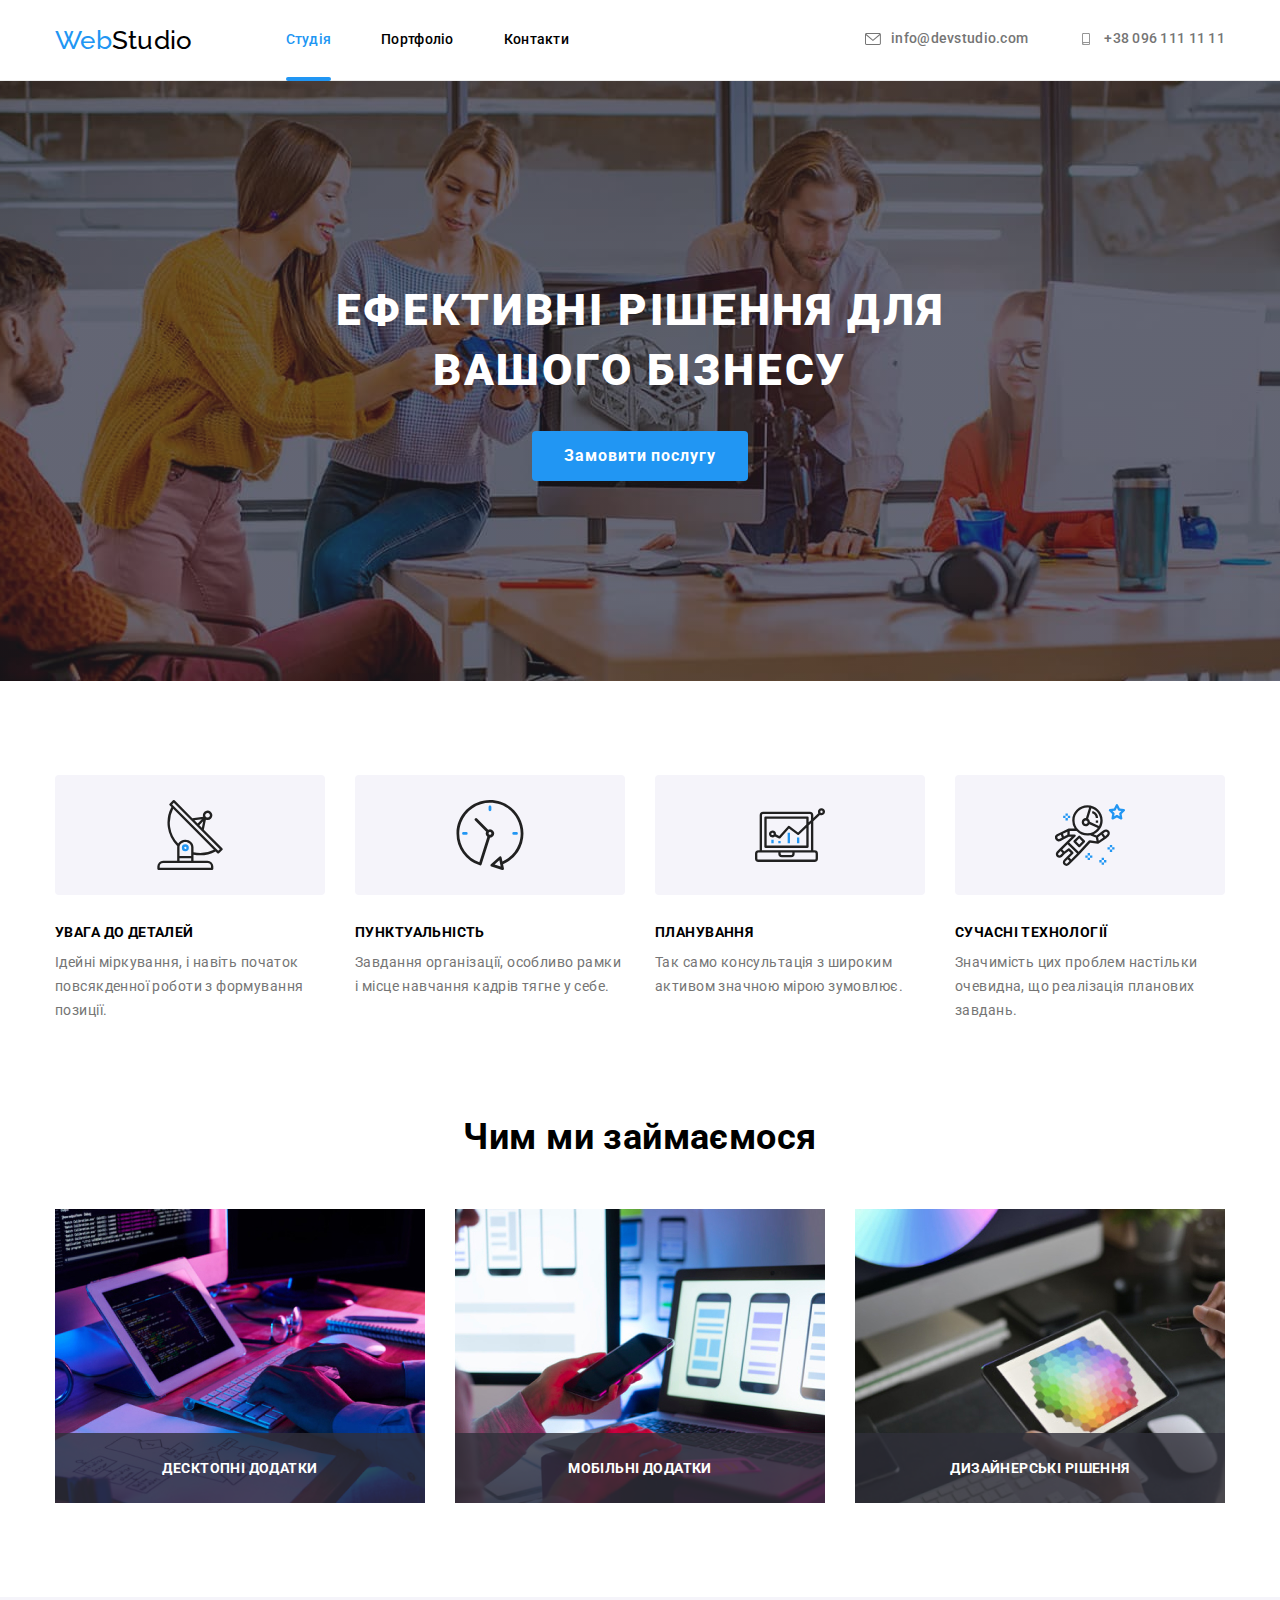
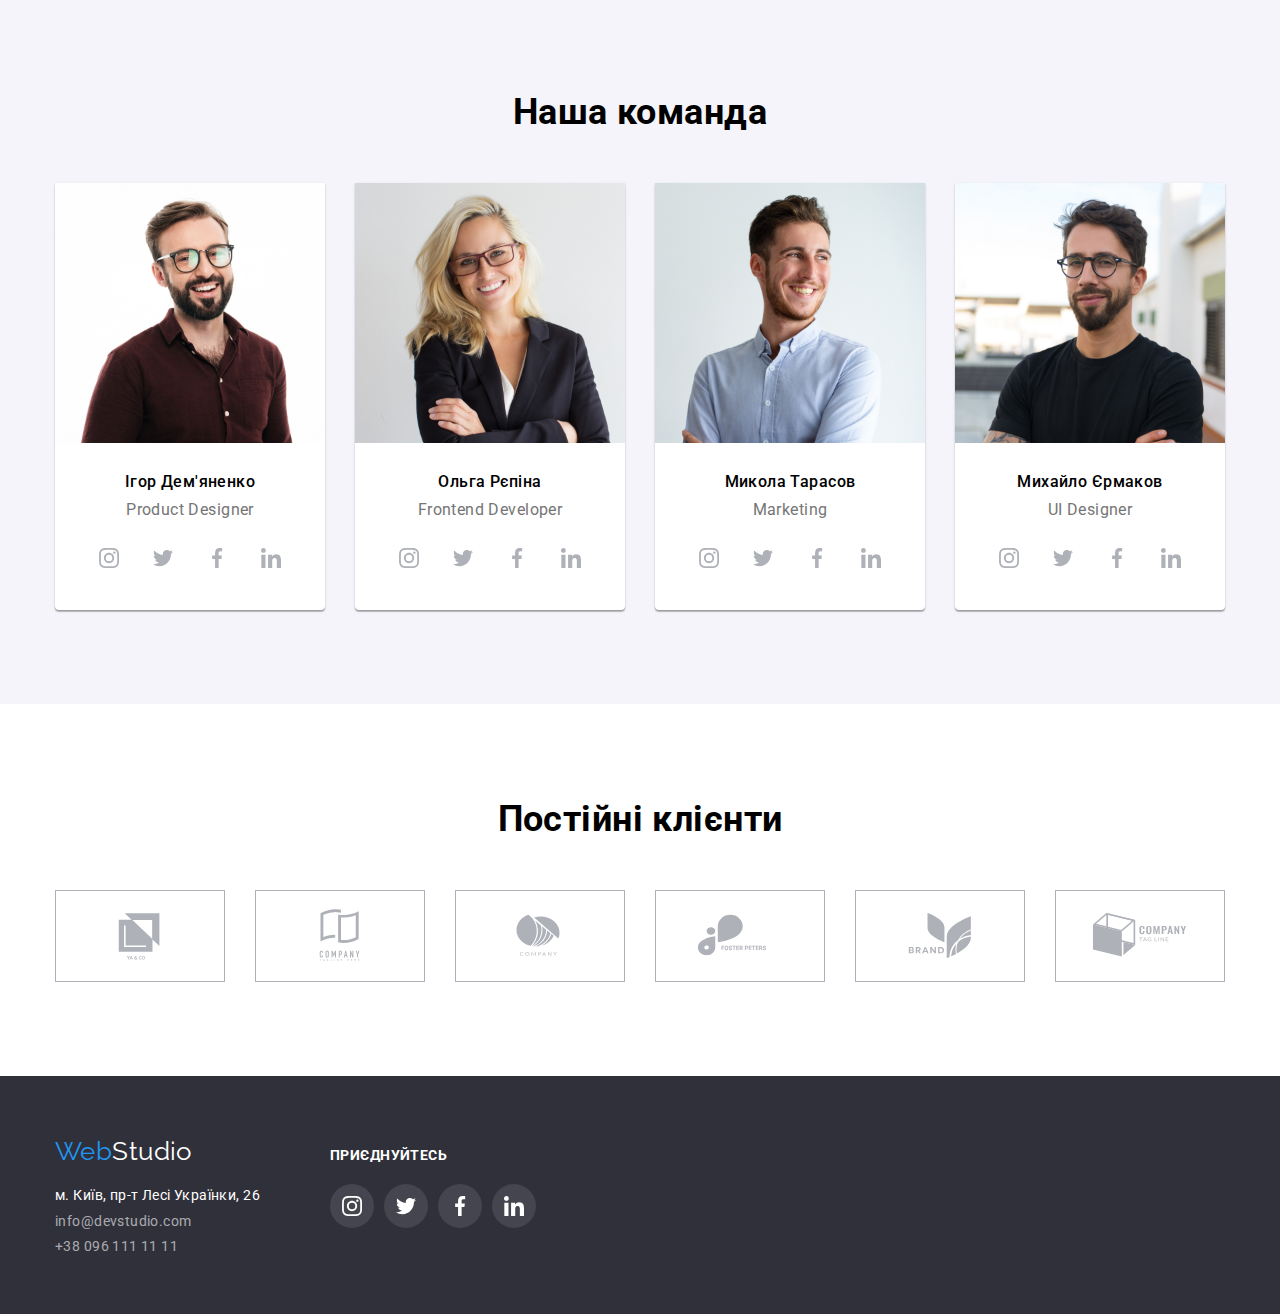
<file: index.html>
<!DOCTYPE html>
<html lang="uk">

<head>
  <meta charset="UTF-8" />
  <meta http-equiv="X-UA-Compatible" content="IE=edge" />
  <meta name="viewport" content="width=device-width, initial-scale=1.0" />
  <title>WebStudio</title>
  <!-- шрифты -->
  <link rel="preconnect" href="https://fonts.googleapis.com" />
  <link rel="preconnect" href="https://fonts.gstatic.com" crossorigin />
  <link href="https://fonts.googleapis.com/css2?family=Raleway:wght@700&display=swap" rel="stylesheet" />
  <link rel="preconnect" href="https://fonts.googleapis.com" />
  <link rel="preconnect" href="https://fonts.gstatic.com" crossorigin />
  <link href="https://fonts.googleapis.com/css2?family=Roboto:wght@400;500;700;900&display=swap" rel="stylesheet" />
  <!-- модерн-нормалайз -->
  <link rel="stylesheet"
    href="https://cdnjs.cloudflare.com/ajax/libs/modern-normalize/1.0.0/modern-normalize.min.css" />
  <link rel="stylesheet" href="./css/modern-normalize.css" />
  <link rel="stylesheet" href="./css/styles.css" />
</head>

<body>
  <!-- header -->
  <header class="header">
    <div class="container">
      <nav class="nav">
        <a class="link logo" href="./index.html"><span class="accent-logo">Web</span>Studio</a>

        <ul class="nav-list list">
          <li class="item">
            <a class="link nav-link current" href="./index.html">Студія</a>
          </li>
          <li class="item">
            <a class="link nav-link" href="./portfolio.html">Портфоліо</a>
          </li>
          <li class="item">
            <a class="link nav-link" href="">Контакти</a>
          </li>
        </ul>
      </nav>

      <ul class="header-auth list">
        <li class="item">
          <a class="link" href="mailto:info@devstudio.com">
            <svg class="header-icon" width="16px" height="12px">
              <use href="./images/icons.svg#envelope"></use>
            </svg>info@devstudio.com</a>
        </li>
        <li class="item">
          <a class="link" href="tel:+380961111111"><svg class="header-icon" width="16px" height="12px">
              <use href="./images/icons.svg#smartphone"></use>
            </svg>+38 096 111 11 11</a>
        </li>
      </ul>
    </div>
  </header>

  <!-- main -->
  <main>
    <section class="section hero">
      <div class="container">
        <h1 class="main-title">Ефективні рішення для вашого бізнесу</h1>
        <button data-modal-open class="btn hero-btn" type="button">Замовити послугу</button>
      </div>
    </section>

    <section class="section features">
      <div class="container">
        <h2 class="visually-hidden">Особливості</h2>

        <ul class="list features-list">
          <li class="item features-item">
            <div class="features-icon-block">
              <svg class="features-icon" width="70px" height="70px">
                <use href="./images/icons.svg#antenna"></use>
              </svg>
            </div>
            <h3 class="features-title">УВАГА ДО ДЕТАЛЕЙ</h3>
            <p class="features-desc">
              Ідейні міркування, і навіть початок повсякденної роботи з формування позиції.
            </p>
          </li>

          <li class="item features-item">
            <div class="features-icon-block">
              <svg class="features-icon" width="70px" height="70px">
                <use href="./images/icons.svg#clock"></use>
              </svg>
            </div>
            <h3 class="features-title">ПУНКТУАЛЬНІСТЬ</h3>
            <p class="features-desc">
              Завдання організації, особливо рамки і місце навчання кадрів тягне у себе.
            </p>
          </li>

          <li class="item features-item">
            <div class="features-icon-block">
              <svg class="features-icon" width="70px" height="70px">
                <use href="./images/icons.svg#diagram"></use>
              </svg>
            </div>
            <h3 class="features-title">ПЛАНУВАННЯ</h3>
            <p class="features-desc">
              Так само консультація з широким активом значною мірою зумовлює.
            </p>
          </li>

          <li class="item features-item">
            <div class="features-icon-block">
              <svg class="features-icon" width="70px" height="70px">
                <use href="./images/icons.svg#astronaut"></use>
              </svg>
            </div>
            <h3 class="features-title">СУЧАСНІ ТЕХНОЛОГІЇ</h3>
            <p class="features-desc">
              Значимість цих проблем настільки очевидна, що реалізація планових завдань.
            </p>
          </li>
        </ul>
      </div>
    </section>

    <section class="section work-section">
      <div class="container">
        <h2 class="section-title">Чим ми займаємося</h2>

        <ul class="list work-list">

          <div class="work-thumb">
            <li class="item work-item">
              <img class="img" src="./images/pic.jpg" alt="друкування" width="370" height="294" />
              <div class="work-overlay">
                <p class="work-desc">Десктопні додатки</p>
              </div>
          </div>
          </li>

          <div class="work-thumb">
            <li class="item work-item">
              <img class="img" src="./images/img-1.jpg" alt="налаштування" width="370" height="294" />
              <div class="work-overlay">
                <p class="work-desc">Мобільні додатки</p>
              </div>
          </div>
          </li>

          <div class="work-thumb">
            <li class="item work-item">
              <img class="img" src="./images/img-2.jpg" alt="вибір кольору" width="370" height="294" />
              <div class="work-overlay">
                <p class="work-desc">Дизайнерські рішення</p>
              </div>
          </div>
          </li>

        </ul>
      </div>
    </section>

    <section class="section team">
      <div class="container">
        <h2 class="section-title">Наша команда</h2>

        <ul class="list team-list">
          <li class="item team-item">
            <img class="img" src="./images/product.jpg" alt="Product Designer" width="270" height="260" />
            <div class="team-item-content">
              <h3 class="team-name">Ігор Дем'яненко</h3>
              <p class="team-position">Product Designer</p>
              <ul class="list social-list">
                <li class="item social-list-item">
                  <a class="link" href="https://instagram.com/" target="_blank" rel="noopener noreferrer">
                    <svg class="social-icon" width="20px" height="20px">
                      <use href="./images/icons.svg#instagram"></use>
                    </svg>
                  </a>
                </li>
                <li class="item social-list-item">
                  <a class="link" href="https://twitter.com/" target="_blank" rel="noopener noreferrer">
                    <svg class="social-icon" width="20px" height="20px">
                      <use href="./images/icons.svg#twitter"></use>
                    </svg>
                  </a>
                </li>
                <li class="item social-list-item">
                  <a class="link" href="https://www.facebook.com/" target="_blank" rel="noopener noreferrer">
                    <svg class="social-icon" width="20px" height="20px">
                      <use href="./images/icons.svg#facebook"></use>
                    </svg>
                  </a>
                </li>
                <li class="item social-list-item">
                  <a class="link" href="https://www.linkedin.com/" target="_blank" rel="noopener noreferrer">
                    <svg class="social-icon" width="20px" height="20px">
                      <use href="./images/icons.svg#linkedin"></use>
                    </svg>
                  </a>
                </li>
              </ul>
            </div>
          </li>
          <li class="item team-item">
            <img class="img" src="./images/frontend.jpg" alt="Frontend Developer" width="270" height="260" />
            <div class="team-item-content">
              <h3 class="team-name">Ольга Рєпіна</h3>
              <p class="team-position">Frontend Developer</p>
              <ul class="list social-list">
                <li class="item social-list-item">
                  <a class="link" href="https://instagram.com/" target="_blank" rel="noopener noreferrer">
                    <svg class="social-icon" width="20px" height="20px">
                      <use href="./images/icons.svg#instagram"></use>
                    </svg>
                  </a>
                </li>
                <li class="item social-list-item">
                  <a class="link" href="https://twitter.com/" target="_blank" rel="noopener noreferrer">
                    <svg class="social-icon" width="20px" height="20px">
                      <use href="./images/icons.svg#twitter"></use>
                    </svg>
                  </a>
                </li>
                <li class="item social-list-item">
                  <a class="link" href="https://www.facebook.com/" target="_blank" rel="noopener noreferrer">
                    <svg class="social-icon" width="20px" height="20px">
                      <use href="./images/icons.svg#facebook"></use>
                    </svg>
                  </a>
                </li>
                <li class="item social-list-item">
                  <a class="link" href="https://www.linkedin.com/" target="_blank" rel="noopener noreferrer">
                    <svg class="social-icon" width="20px" height="20px">
                      <use href="./images/icons.svg#linkedin"></use>
                    </svg>
                  </a>
                </li>
              </ul>
            </div>
          </li>
          <li class="item team-item">
            <img class="img" src="./images/marketing.jpg" alt="Marketing" width="270" height="260" />
            <div class="team-item-content">
              <h3 class="team-name">Микола Тарасов</h3>
              <p class="team-position">Marketing</p>
              <ul class="list social-list">
                <li class="item social-list-item">
                  <a class="link" href="https://instagram.com/" target="_blank" rel="noopener noreferrer">
                    <svg class="social-icon" width="20px" height="20px">
                      <use href="./images/icons.svg#instagram"></use>
                    </svg>
                  </a>
                </li>
                <li class="item social-list-item">
                  <a class="link" href="https://twitter.com/" target="_blank" rel="noopener noreferrer">
                    <svg class="social-icon" width="20px" height="20px">
                      <use href="./images/icons.svg#twitter"></use>
                    </svg>
                  </a>
                </li>
                <li class="item social-list-item">
                  <a class="link" href="https://www.facebook.com/" target="_blank" rel="noopener noreferrer">
                    <svg class="social-icon" width="20px" height="20px">
                      <use href="./images/icons.svg#facebook"></use>
                    </svg>
                  </a>
                </li>
                <li class="item social-list-item">
                  <a class="link" href="https://www.linkedin.com/" target="_blank" rel="noopener noreferrer">
                    <svg class="social-icon" width="20px" height="20px">
                      <use href="./images/icons.svg#linkedin"></use>
                    </svg>
                  </a>
                </li>
              </ul>
            </div>
          </li>
          <li class="item team-item">
            <img class="img" src="./images/ui.jpg" alt="UI Designer" width="270" height="260" />
            <div class="team-item-content">
              <h3 class="team-name">Михайло Єрмаков</h3>
              <p class="team-position">UI Designer</p>
              <ul class="list social-list">
                <li class="item social-list-item">
                  <a class="link" href="https://instagram.com/" target="_blank" rel="noopener noreferrer">
                    <svg class="social-icon" width="20px" height="20px">
                      <use href="./images/icons.svg#instagram"></use>
                    </svg>
                  </a>
                </li>
                <li class="item social-list-item">
                  <a class="link" href="https://twitter.com/" target="_blank" rel="noopener noreferrer">
                    <svg class="social-icon" width="20px" height="20px">
                      <use href="./images/icons.svg#twitter"></use>
                    </svg>
                  </a>
                </li>
                <li class="item social-list-item">
                  <a class="link" href="https://www.facebook.com/" target="_blank" rel="noopener noreferrer">
                    <svg class="social-icon" width="20px" height="20px">
                      <use href="./images/icons.svg#facebook"></use>
                    </svg>
                  </a>
                </li>
                <li class="item social-list-item">
                  <a class="link" href="https://www.linkedin.com/" target="_blank" rel="noopener noreferrer">
                    <svg class="social-icon" width="20px" height="20px">
                      <use href="./images/icons.svg#linkedin"></use>
                    </svg>
                  </a>
                </li>
              </ul>
            </div>
          </li>
        </ul>
      </div>
    </section>

    <section class="section clients">
      <div class="container">
        <h2 class="section-title">Постійні клієнти</h2>
        <ul class="list clients-list">
          <li class="item clients-item">
            <a class="link" href="" target="_blank" rel="noopener noreferrer">
              <svg class="clients-icon" width="106px" height="60px">
                <use href="./images/icons.svg#logo-0"></use>
              </svg>
            </a>
          </li>
          <li class="item clients-item">
            <a class="link" href="" target="_blank" rel="noopener noreferrer">
              <svg class="clients-icon" width="106px" height="60px">
                <use href="./images/icons.svg#logo-1"></use>
              </svg>
            </a>
          </li>
          <li class="item clients-item">
            <a class="link" href="" target="_blank" rel="noopener noreferrer">
              <svg class="clients-icon" width="106px" height="60px">
                <use href="./images/icons.svg#logo-2"></use>
              </svg>
            </a>
          </li>
          <li class="item clients-item">
            <a class="link" href="" target="_blank" rel="noopener noreferrer">
              <svg class="clients-icon" width="106px" height="60px">
                <use href="./images/icons.svg#logo-3"></use>
              </svg>
            </a>
          </li>
          <li class="item clients-item">
            <a class="link" href="" target="_blank" rel="noopener noreferrer">
              <svg class="clients-icon" width="106px" height="60px">
                <use href="./images/icons.svg#logo-4"></use>
              </svg>
            </a>
          </li>
          <li class="item clients-item">
            <a class="link" href="" target="_blank" rel="noopener noreferrer">
              <svg class="clients-icon" width="106px" height="60px">
                <use href="./images/icons.svg#logo-5"></use>
              </svg>
            </a>
          </li>
        </ul>
      </div>
    </section>
  </main>

  <footer class="footer">
    <div class="container">
      <div class="fotter-box-adress">
        <a class="link logo" href="./index.html"><span class="accent-logo">Web</span><span
            class="footer-logo">Studio</span></a>
        <address id="contacts" class="address-footer">
          <ul class="list">
            <li class="item">
              <a class="link adds-map" href="https://goo.gl/maps/svSHHn33uEaXmbo6A" target="_blank"
                rel="noreferrer nofollow">м. Київ, пр-т Лесі Українки, 26</a>
            </li>
            <li class="item">
              <a class="link adds-mail" href="mailto:info@devstudio.com">info@devstudio.com</a>
            </li>
            <li class="item">
              <a class="link adds-tel" href="tel:+380961111111">+38 096 111 11 11</a>
            </li>
          </ul>
        </address>
      </div>

      <div class="fotter-box-links">
        <p class="join">Приєднуйтесь</p>
        <ul class="list">
          <li class="item">
            <a class="link" href="https://instagram.com/" target="_blank" rel="noopener noreferrer">
              <svg class="icon" width="20px" height="20px">
                <use href="./images/icons.svg#instagram"></use>
              </svg>
            </a>
          </li>
          <li class="item">
            <a class="link" href="https://twitter.com/" target="_blank" rel="noopener noreferrer">
              <svg class="icon" width="20px" height="20px">
                <use href="./images/icons.svg#twitter"></use>
              </svg>
            </a>
          </li>
          <li class="item">
            <a class="link" href="https://www.facebook.com/" target="_blank" rel="noopener noreferrer">
              <svg class="icon" width="20px" height="20px">
                <use href="./images/icons.svg#facebook"></use>
              </svg>
            </a>
          </li>
          <li class="item">
            <a class="link" href="https://www.linkedin.com/" target="_blank" rel="noopener noreferrer">
              <svg class="icon" width="20px" height="20px">
                <use href="./images/icons.svg#linkedin"></use>
              </svg>
            </a>
          </li>
        </ul>
      </div>
    </div>
  </footer>

  <div class="backdrop is-hidden" data-modal>
    <div class="modal-box">
      <button type="button" class="btn-modal-close" data-modal-close>
        <svg class="modal-icon-close" width="18px" height="18px">
          <use href="./images/icons.svg#close"></use>
        </svg>
      </button>
    </div>
  </div>

  <script src="./js/modal.js"></script>
</body>

</html>
</file>
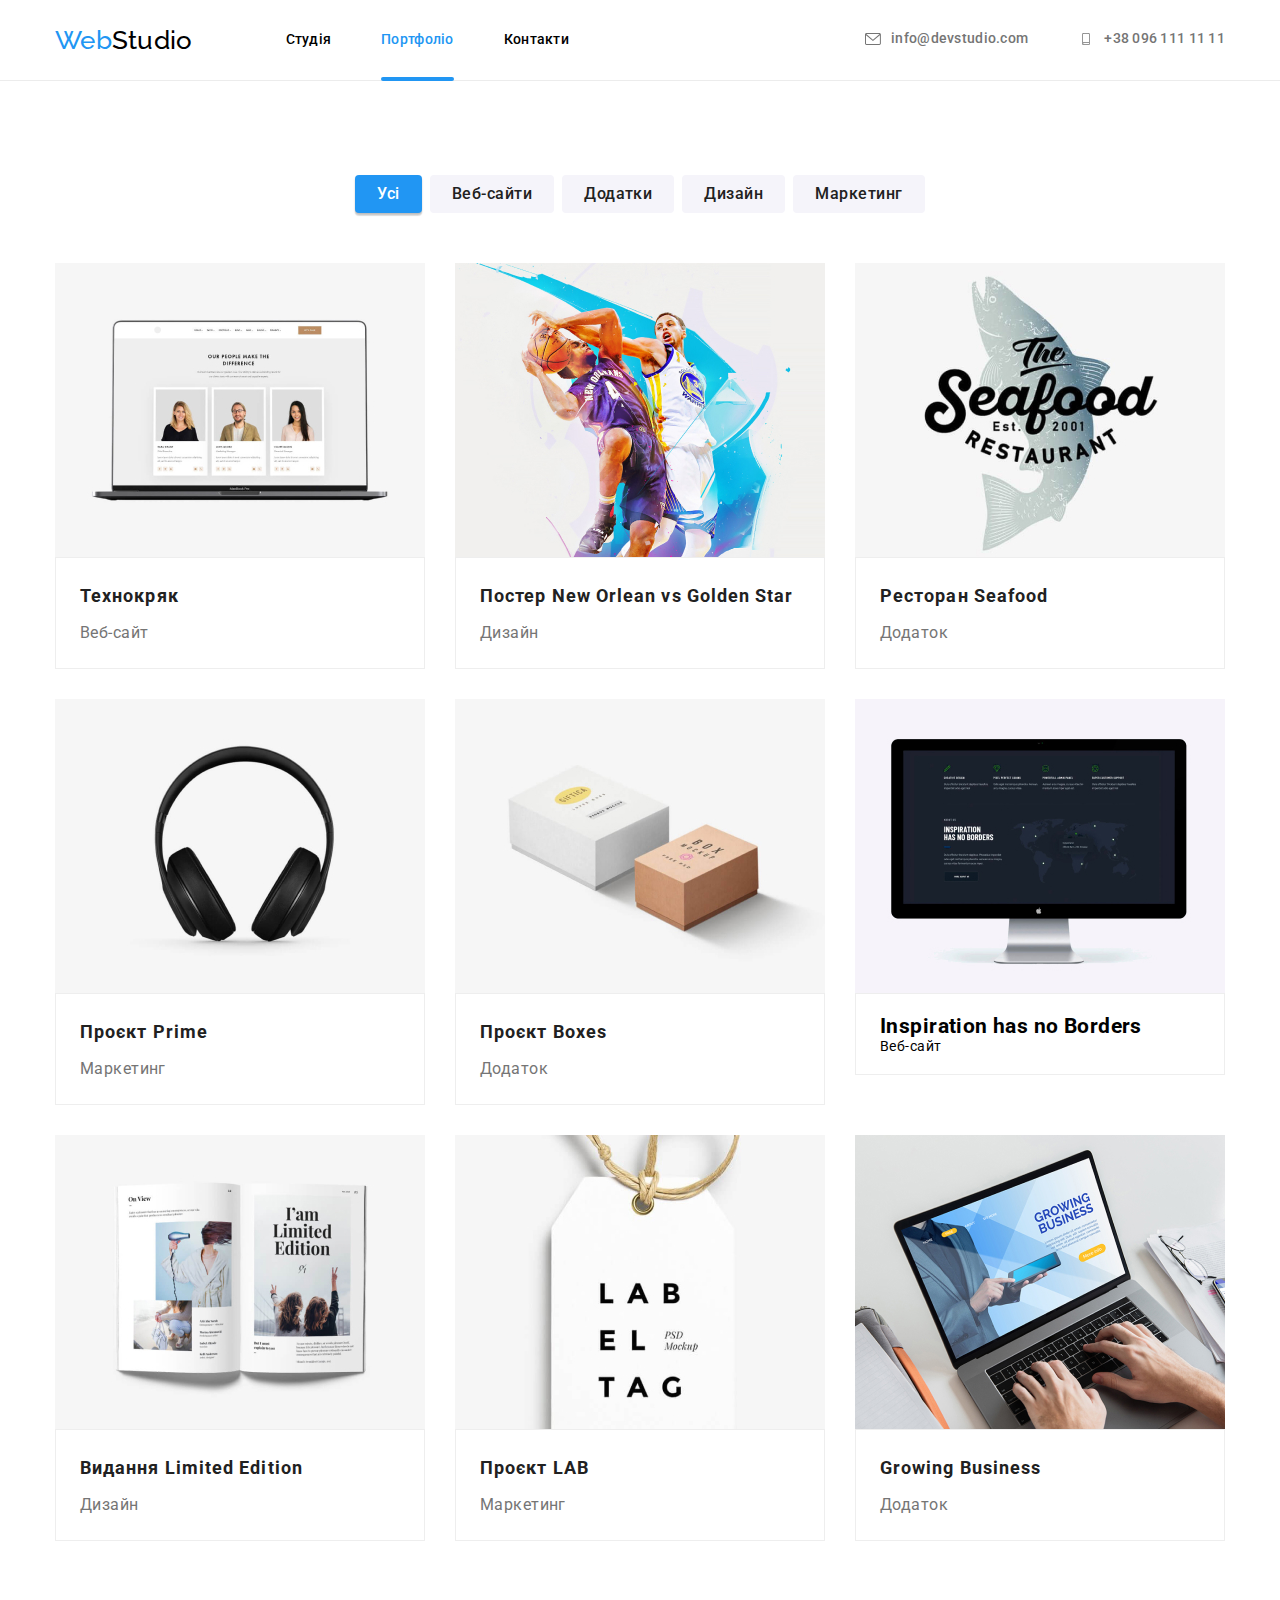
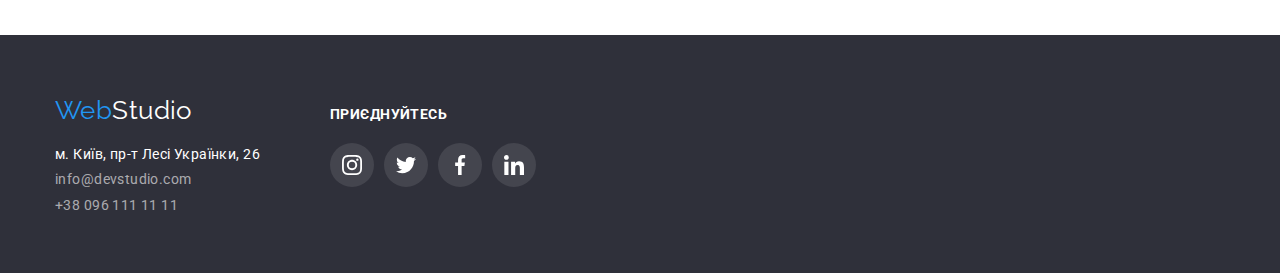
<file: portfolio.html>
<!DOCTYPE html>
<html lang="uk">

<head>
  <meta charset="UTF-8" />
  <meta http-equiv="X-UA-Compatible" content="IE=edge" />
  <meta name="viewport" content="width=device-width, initial-scale=1.0" />
  <link rel="preconnect" href="https://fonts.googleapis.com" />
  <link rel="preconnect" href="https://fonts.gstatic.com" crossorigin />
  <link href="https://fonts.googleapis.com/css2?family=Raleway:wght@700&display=swap" rel="stylesheet" />
  <link rel="preconnect" href="https://fonts.googleapis.com" />
  <link rel="preconnect" href="https://fonts.gstatic.com" crossorigin />
  <link href="https://fonts.googleapis.com/css2?family=Roboto:wght@400;500;700;900&display=swap" rel="stylesheet" />
  <link rel="stylesheet"
    href="https://cdnjs.cloudflare.com/ajax/libs/modern-normalize/1.0.0/modern-normalize.min.css" />
  <link rel="stylesheet" href="./css/modern-normalize.css" />
  <title>WebStudio</title>
  <link rel="stylesheet" href="./css/styles.css" />
  <!-- header -->
  <header class="header">
    <div class="container">
      <nav class="nav">
        <a class="link logo" href="./index.html"><span class="accent-logo">Web</span>Studio</a>

        <ul class="nav-list list">
          <li class="item">
            <a class="link nav-link" href="./index.html">Студія</a>
          </li>
          <li class="item">
            <a class="link nav-link current" href="./portfolio.html">Портфоліо</a>
          </li>
          <li class="item">
            <a class="link nav-link" href="">Контакти</a>
          </li>
        </ul>
      </nav>

      <ul class="header-auth list">
        <li class="item">
          <a class="link" href="mailto:info@devstudio.com">
            <svg class="header-icon" width="16px" height="12px">
              <use href="./images/icons.svg#envelope"></use>
            </svg>info@devstudio.com</a>
        </li>
        <li class="item">
          <a class="link" href="tel:+380961111111"><svg class="header-icon" width="16px" height="12px">
              <use href="./images/icons.svg#smartphone"></use>
            </svg>+38 096 111 11 11</a>
        </li>
      </ul>
    </div>
  </header>

  <main>
    <!-- filters -->
    <section class="filters section">
      <h1 class="visually-hidden">Портфоліо</h1>
      <div class="container">
        <ul class="portfolio-filter list">
          <li class="item">
            <button class="btn filters-btn active" type="button">Усі</button>
          </li>
          <li class="item">
            <button class="btn filters-btn" type="button">Веб-сайти</button>
          </li>
          <li class="item">
            <button class="btn filters-btn" type="button">Додатки</button>
          </li>
          <li class="item">
            <button class="btn filters-btn" type="button">Дизайн</button>
          </li>
          <li class="item">
            <button class="btn filters-btn" type="button">Маркетинг</button>
          </li>
        </ul>

        <!--  projects -->

        <ul class="project list">
          <li class="item project-item">
            <a href="" class="link">
              <div class="project-thumb-overlay">
                <img class="img" src="./images/projects/img.jpg" alt="сторінка вебсайту" width="370" height="294" />
                <p class="project-overlay-desc">Ресурс пропонує комплексні пропозиції з різним рівнем функціоналу та
                  сервісів. Все це дозволить відвідувачу отримати
                  вичерпні відомості про компанію чи приватну особу.</p>
              </div>
              <div class="project-content">
                <h2 class="project-name">Технокряк</h2>
                <p class="project-type">Веб-сайт</p>
              </div>
            </a>
          </li>

          <li class="item project-item">
            <a href="" class="link">
              <div class="project-thumb-overlay">
                <img class="img" src="./images/projects/img-1.jpg" alt="постер на якоу зображені 2 баскетболіста"
                  width="370" height="294" />
                <p class="project-overlay-desc">Ресурс пропонує комплексні пропозиції з різним рівнем функціоналу та
                  сервісів. Все це дозволить відвідувачу отримати
                  вичерпні відомості про компанію чи приватну особу.</p>
              </div>
              <div class="project-content">
                <h2 class="project-name">Постер New Orlean vs Golden Star</h2>
                <p class="project-type">Дизайн</p>
              </div>
            </a>
          </li>

          <li class="item project-item">
            <a href="" class="link">
              <div class="project-thumb-overlay">
                <img class="img" src="./images/projects/img-2.jpg" alt="логотип ресторану н якому зображена риба"
                  width="370" height="294" />
                <p class="project-overlay-desc">Ресурс пропонує комплексні пропозиції з різним рівнем функціоналу та
                  сервісів. Все це дозволить відвідувачу отримати
                  вичерпні відомості про компанію чи приватну особу.</p>
              </div>
              <div class="project-content">
                <h2 class="project-name">Ресторан Seafood</h2>
                <p class="project-type">Додаток</p>
              </div>
            </a>
          </li>

          <li class="item project-item">
            <a href="" class="link">
              <div class="project-thumb-overlay">
                <img class="img" src="./images/projects/img-3.jpg" alt="навушники" width="370" height="294" />
                <p class="project-overlay-desc">Ресурс пропонує комплексні пропозиції з різним рівнем функціоналу та
                  сервісів. Все це дозволить відвідувачу отримати
                  вичерпні відомості про компанію чи приватну особу.</p>
              </div>
              <div class="project-content">
                <h2 class="project-name">Проєкт Prime</h2>
                <p class="project-type">Маркетинг</p>
              </div>
            </a>
          </li>

          <li class="item project-item">
            <a href="" class="link">
              <div class="project-thumb-overlay">
                <img class="img" src="./images/projects/img-4.jpg" alt="дві коробки" width="370" height="294" />
                <p class="project-overlay-desc">Ресурс пропонує комплексні пропозиції з різним рівнем функціоналу та
                  сервісів. Все це дозволить відвідувачу отримати
                  вичерпні відомості про компанію чи приватну особу.</p>
              </div>
              <div class="project-content">
                <h2 class="project-name">Проєкт Boxes</h2>
                <p class="project-type">Додаток</p>
              </div>
            </a>
          </li>

          <li class="project-item">
            <a href="" class="link">
              <div class="project-thumb-overlay">
                <img class="img" src="./images/projects/img-5.jpg" alt="сторінка веб-сайту" width="370" height="294" />
                <p class="project-overlay-desc">Ресурс пропонує комплексні пропозиції з різним рівнем функціоналу та
                  сервісів. Все це дозволить відвідувачу отримати
                  вичерпні відомості про компанію чи приватну особу.</p>
              </div>
              <div class="project-content">
                <h2 class="projects-name">Inspiration has no Borders</h2>
                <p class="projects-type">Веб-сайт</p>
              </div>
            </a>
          </li>

          <li class="item project-item">
            <a href="" class="link">
              <div class="project-thumb-overlay">
                <img class="img" src="./images/projects/img-6.jpg" alt="книга з дизайнами" width="370" height="294" />
                <p class="project-overlay-desc">Ресурс пропонує комплексні пропозиції з різним рівнем функціоналу та
                  сервісів. Все це дозволить відвідувачу отримати
                  вичерпні відомості про компанію чи приватну особу.</p>
              </div>
              <div class="project-content">
                <h2 class="project-name">Видання Limited Edition</h2>
                <p class="project-type">Дизайн</p>
              </div>
            </a>
          </li>

          <li class="item project-item">
            <a href="" class="link">
              <div class="project-thumb-overlay">
                <img class="img" src="./images/projects/img-7.jpg" alt="лейбл" width="370" height="294" />
                <p class="project-overlay-desc">Ресурс пропонує комплексні пропозиції з різним рівнем функціоналу та
                  сервісів. Все це дозволить відвідувачу отримати
                  вичерпні відомості про компанію чи приватну особу.</p>
              </div>
              <div class="project-content">
                <h2 class="project-name">Проєкт LAB</h2>
                <p class="project-type">Маркетинг</p>
              </div>
            </a>
          </li>

          <li class="item project-item">
            <a href="" class="link">
              <div class="project-thumb-overlay">
                <img class="img" src="./images/projects/img-8.jpg" alt="ноубук" width="370" height="294" />
                <p class="project-overlay-desc">Ресурс пропонує комплексні пропозиції з різним рівнем функціоналу та
                  сервісів. Все це дозволить відвідувачу отримати
                  вичерпні відомості про компанію чи приватну особу.</p>
              </div>
              <div class="project-content">
                <h2 class="project-name">Growing Business</h2>
                <p class="project-type">Додаток</p>
              </div>
            </a>
          </li>
        </ul>
      </div>
    </section>
  </main>

  <footer class="footer">
    <div class="container">
      <div class="fotter-box-adress">
        <a class="link logo" href="./index.html"><span class="accent-logo">Web</span><span
            class="footer-logo">Studio</span></a>
        <address id="contacts" class="address-footer">
          <ul class="list">
            <li class="item">
              <a class="link adds-map" href="https://goo.gl/maps/svSHHn33uEaXmbo6A" target="_blank"
                rel="noreferrer nofollow">м. Київ, пр-т Лесі Українки, 26</a>
            </li>
            <li class="item">
              <a class="link adds-mail" href="mailto:info@devstudio.com">info@devstudio.com</a>
            </li>
            <li class="item">
              <a class="link adds-tel" href="tel:+380961111111">+38 096 111 11 11</a>
            </li>
          </ul>
        </address>
      </div>

      <div class="fotter-box-links">
        <p class="join">Приєднуйтесь</p>
        <ul class="list">
          <li class="item">
            <a class="link" href="https://instagram.com/" target="_blank" rel="noopener noreferrer">
              <svg class="icon" width="20px" height="20px">
                <use href="./images/icons.svg#instagram"></use>
              </svg>
            </a>
          </li>
          <li class="item">
            <a class="link" href="https://twitter.com/" target="_blank" rel="noopener noreferrer">
              <svg class="icon" width="20px" height="20px">
                <use href="./images/icons.svg#twitter"></use>
              </svg>
            </a>
          </li>
          <li class="item">
            <a class="link" href="https://www.facebook.com/" target="_blank" rel="noopener noreferrer">
              <svg class="icon" width="20px" height="20px">
                <use href="./images/icons.svg#facebook"></use>
              </svg>
            </a>
          </li>
          <li class="item">
            <a class="link" href="https://www.linkedin.com/" target="_blank" rel="noopener noreferrer">
              <svg class="icon" width="20px" height="20px">
                <use href="./images/icons.svg#linkedin"></use>
              </svg>
            </a>
          </li>
        </ul>
      </div>
    </div>
  </footer>
  </body>

</html>
</file>
<file: css/styles.css>
:root {
    --icons-color: #AFB1B8;
    --white-color: #FFFFFF;
    --secondary-text-color: #757575;
    --brand-color: #2F303A;
    --accent-color: #2196F3;
    --primary-text-color: #212121;
    --white-color-90: #FFFFFF99;

    /*bg colors*/
    --hero-btn-hover-color: #188CE8;
    --dark-bg-color: #2F303A;
    --section-bg-color: #F5F4FA;
    --page-header-border-color: #ECECEC;
}

body {
    font-family: 'Roboto', 'Raleway', sans-serif;
    color: var(--text-color);
    font-size: 14px;
    letter-spacing: 0.03em;
}

h1, h2, h3, h4, h5, h6, p, ul {
    margin: 0;
    padding: 0;
}

.visually-hidden {
    position: absolute;
    width: 1px;
    height: 1px;
    margin: -1px;
    border: 0;
    padding: 0;
    white-space: nowrap;
    clip-path: inset(100%);
    clip: rect(0 0 0 0);
    overflow: hidden;
}

.section {
    padding-top: 94px;
    padding-bottom: 94px;
}

.container {
    width: 1200px;
    padding-left: 15px;
    padding-right: 15px;
    margin-left: auto;
    margin-right: auto;
}

img {
    display: block;
}

.list {
    list-style-type: none;
}

.link {
    text-decoration: none;
    color: inherit;
    display: block;
}

.section-title {
    font-weight: 700;
    font-size: 36px;
    line-height: 1.17;
    text-align: center;
    margin-bottom: 50px;
}

/* header */
.header {
    border-bottom: 1px solid var(--page-header-border-color);
}

.header .container {
    display: flex;
}

/* logo */
.logo {
   font-family: 'Raleway';
   font-size: 26px;
   line-height: 1.19;
}

.header .logo {
    margin-right: 93px;
}

.accent-logo {
    color: var(--accent-color);
}

/* nav */
.nav {
    display: flex;
    align-items: center;

    font-weight: 500;
    line-height: 1.14;
    letter-spacing: 0.02em;
    text-align: left;
}

.nav-list {
    display: flex;
    letter-spacing: 0.02em;
    gap: 50px;
}

.nav-link {
    padding-top: 32px;
    padding-bottom: 32px;
    transition: color 250ms cubic-bezier(0.4, 0, 0.2, 1);
}

.nav-link.current {
    position: relative;
    color: var(--accent-color);
}

.nav-link.current::after {
    content: "";
    position: absolute;
    left: 0;
    bottom: -1px;
    width: 100%;
    height: 4px;
    border-radius: 2px;
    background-color: var(--accent-color);
}


.nav-link:hover,
.nav-link:focus {
    color: var(--accent-color);
}

/* contacts*/
.header-auth {
    display: flex;
    margin-left: auto;
    align-items: center;
    gap: 50px;
    font-weight: 500;
    line-height: 1.14;
    letter-spacing: 0.02em;
}

.header-auth .link {
    display: inline-flex;
    align-items: center;
    color: var(--secondary-text-color);
    transition: color 250ms cubic-bezier(0.4, 0, 0.2, 1);

}

.header-icon {
    margin-right: 10px;
    fill: currentColor;
}

.header-auth .link:hover,
.header-auth .link:focus {
    color: var(--accent-color);
}

.header-icon:hover,
.header-icon:focus {
    fill: currentColor;
}

/* main */
/*hero*/
.hero {
    padding-top: 200px;
    padding-bottom: 200px;
    background-color: var(--dark-bg-color);
    text-align: center;

    background-image: linear-gradient(rgba(47, 48, 58, 0.4), rgba(47, 48, 58, 0.4)), url('../images/main-bg.jpg');
    background-repeat: no-repeat;
    background-position: center;
    background-size: cover;
    margin-left: auto;
    margin-right: auto;
    max-width: 1600px;
}


.main-title {
    width: 696px;
    font-size: 44px;
    line-height: 1.36;
    font-weight: 900;
    text-align: center;
    letter-spacing: 0.06em;
    text-transform: uppercase;
    color: var(--white-color);
    margin-left: auto;
    margin-right: auto;
    margin-bottom: 30px;
}

.btn {
    text-align: center;
    border-radius: 4px;
    border: 0;
    min-height: 32px;
}

.hero-btn {
    justify-content: center;
    font-size: 16px;
    line-height: 1.88;
    font-weight: 700;
    letter-spacing: 0.06em;
    color: var(--white-color);
    background-color: var(--accent-color);
    cursor: pointer;
    padding: 10px 32px;
    min-height: 50px;
    transition: background-color 250ms cubic-bezier(0.4, 0, 0.2, 1);
}

.hero-btn:hover,
.hero-btn:focus {
    cursor: pointer;
    background-color: var(--hero-btn-hover-color);
}

/* FEATURES */
.features {
    padding-bottom: 0;
}

.features-list {
    display: flex;
    gap: 30px;
}

.features-item {
    width: 270px;
}

.features-icon-block {
    display: inline-flex;
    align-items: center;
    justify-content: center;
    width: 270px;
    border-radius: 4px;
    margin-bottom: 30px;
    background-color: var(--section-bg-color);
}

.features-icon {
    margin-top: 25px;
    margin-bottom: 25px;
}

.features-title {
    line-height: 1.14;
    text-transform: uppercase;
    margin-bottom: 10px;
    font-size: 14px;
}

.features-desc {
    color: var(--secondary-text-color);
    line-height: 1.71;
}

/* WHAT WE ARE DOING */
.work-list {
    display: flex;
    gap: 30px;
}

.work-thumb {
    position: relative;
}

.work-overlay {
    position: absolute;
    bottom: 0;
    left: 0;
    background-color: rgba(47, 48, 58, 0.8);
    width: 100%;
    height: 70px;
    padding: 27px 0;
}

.work-desc {
    text-align: center;
    font-weight: 700;
    text-transform: uppercase;
    color: var(--white-color);
}

/* TEAM */
.section.team {
    background-color: var(--section-bg-color);
}

.team-list {
    display: flex;
    gap: 30px;
}

.team-item {
    background-color: var(--white-color);
    box-shadow: 0px 1px 3px rgba(0, 0, 0, 0.12), 0px 1px 1px rgba(0, 0, 0, 0.14), 0px 2px 1px rgba(0, 0, 0, 0.2);
    border-radius: 0px 0px 4px 4px;
}

.team-item-content {
    padding-top: 30px;
    padding-bottom: 30px;
}

.team-name {
    font-size: 16px;
    line-height: 1.17;
    font-weight: 500;
    margin-bottom: 10px;
    text-align: center;
}

.team-position {
    color: var(--secondary-text-color);
    font-size: 16px;
    line-height: 1.17;
    text-align: center;
    margin-bottom: 16px;
}

.social-list {
    display: flex;
    gap: 10px;
    justify-content: center;
}

.social-list-item .link {
    display: inline-flex;
    width: 44px;
    height: 44px;
    justify-content: center;
    align-items: center;
    border-radius: 50%;
    transition: background-color 250ms cubic-bezier(0.4, 0, 0.2, 1);
}

.social-icon {
    fill: var(--icons-color);
    transition: fill 250ms cubic-bezier(0.4, 0, 0.2, 1);
}

.social-list-item .link:hover,
.social-list-item .link:focus {
    background-color: var(--accent-color);
}

.social-list-item .link:hover .social-icon,
.social-list-item .link:focus .social-icon {
    fill: var(--white-color);
}

/* clients */
.clients-list {
    display: flex;
    gap: 30px;
}

.clients-item .link {
    display: flex;
    align-items: center;
    justify-content: center;
    border: 1px solid var(--icons-color);
    width: 170px;
    height: 92px;
    fill: var(--icons-color);
    transition: border-color 250ms cubic-bezier(0.4, 0, 0.2, 1), fill 250ms cubic-bezier(0.4, 0, 0.2, 1);
}

.clients-item .link:hover,
.clients-item .link:focus {
    fill: var(--accent-color);
    border: 1px solid var(--accent-color);
}

/* footer */
.footer {
    background-color: var(--dark-bg-color);
    padding: 60px 0;
}

.footer .logo {
    display: inline-block;
    margin-bottom: 20px;
}

.footer-logo {
    color: var(--white-color);
}

.fotter-box-adress {
    margin-right: 70px;
}

.address-footer .item:not(:last-child) {
    margin-bottom: 9px;
}

.adds-mail,
.adds-tel,
.adds-map {
    font-style: normal;
    line-height: 1.17;
    color: var(--white-color);
    transition: color 250ms cubic-bezier(0.4, 0, 0.2, 1);
}

.adds-mail,
.adds-tel {
    font-style: normal;
    line-height: 1.17;
    color: var(--white-color-90);
}

.adds-mail:hover,
.adds-mail:focus,
.adds-tel:hover,
.adds-tel:focus {
    color: var(--accent-color);
}

.footer .container {
    display: flex;
    align-items: baseline;
}

.join {
    font-weight: 700;
    line-height: 1.14;
    letter-spacing: 0.03em;
    text-transform: uppercase;
    color: var(--white-color);
    margin-bottom: 20px;
}

.fotter-box-links>.list {
    display: flex;
}

.fotter-box-links .item:not(:last-child) {
    margin-right: 10px;
}

.fotter-box-links .link {
    display: flex;
    align-items: center;
    justify-content: center;
    width: 44px;
    height: 44px;
    border-radius: 50%;
    background-color: rgba(255, 255, 255, 0.1);
    transition: background-color 250ms cubic-bezier(0.4, 0, 0.2, 1);
}

.fotter-box-links .icon {
    fill: var(--white-color);
}

.fotter-box-links .link:hover,
.fotter-box-links .link:focus {
    background-color: var(--accent-color);
}

/* MODAL-WINDOW */
.backdrop {
    position: fixed;
    width: 100%;
    height: 100%;
    top: 0;
    left: 0;
    background-color: rgba(0, 0, 0, 0.2);
    opacity: 1;
    transition: opacity 250ms cubic-bezier(0.4, 0, 0.2, 1), visibility 250ms cubic-bezier(0.4, 0, 0.2, 1);
}

.backdrop.is-hidden {
    opacity: 0;
    pointer-events: none;
    visibility: hidden;
}

.backdrop.is-hidden .modal-box {
    transform: translate(-50%, -50%) scale(1.5);
}

.modal-box {
    position: relative;
    left: 50%;
    top: 50%;
    display: inline-block;
    width: 528px;
    height: 582px;
    background-color: var(--white-color);
    box-shadow: 0px 1px 3px rgba(0, 0, 0, 0.12), 0px 1px 1px rgba(0, 0, 0, 0.14), 0px 2px 1px rgba(0, 0, 0, 0.2);
    border-radius: 4px;
    transform: translate(-50%, -50%) scale(1);
    transition: transform 250ms cubic-bezier(0.4, 0, 0.2, 1)
}

.btn-modal-close {
    position: absolute;
    top: 8px;
    right: 8px;
    cursor: pointer;
    width: 30px;
    height: 30px;
    border-radius: 50%;
    background-color: var(--white-color);
    border: 1px solid rgba(0, 0, 0, 0.1);
    display: flex;
    align-items: center;
    justify-content: center;
}

.btn-modal-close:hover,
.btn-modal-close:focus {
    fill: var(--accent-color);
}

/* portfolio-filters */
.portfolio-filter {
    display: flex;
    justify-content: center;
    margin-bottom: 50px;
    gap: 8px;
}

.filters-btn {
    color: var(--primary-text-color);
    background-color: var(--section-bg-color);
    cursor: pointer;
    font-size: 16px;
    line-height: 1.62;
    font-weight: 500;
    font-family: inherit;
    text-align: center;
    letter-spacing: 0.03em;
    padding: 6px 22px;
    transition: background-color 250ms cubic-bezier(0.4, 0, 0.2, 1), color 250ms cubic-bezier(0.4, 0, 0.2, 1), box-shadow 250ms cubic-bezier(0.4, 0, 0.2, 1);
}

.btn.filters-btn.active {
    background-color: var(--accent-color);
    color: var(--white-color);
    box-shadow: 0px 3px 1px rgba(0, 0, 0, 0.1), 0px 1px 2px rgba(0, 0, 0, 0.08), 0px 2px 2px rgba(0, 0, 0, 0.12);
}

.filters-btn:hover,
.filters-btn:focus {
    cursor: pointer;
    color: var(--white-color);
    background-color: var(--accent-color);
    box-shadow: 0px 3px 1px rgba(0, 0, 0, 0.1), 0px 1px 2px rgba(0, 0, 0, 0.08), 0px 2px 2px rgba(0, 0, 0, 0.12);
}

/* PROJECTS */
.project {
    display: flex;
    flex-wrap: wrap;
    gap: 30px;
}

.project-item .link {
    transition: box-shadow 250ms cubic-bezier(0.4, 0, 0.2, 1);
}

.project-item .link:hover,
.project-item .link:focus {
    box-shadow: 0px 1px 1px rgba(0, 0, 0, 0.12), 0px 4px 4px rgba(0, 0, 0, 0.06), 1px 4px 6px rgba(0, 0, 0, 0.16);
}

.project-thumb-overlay {
    position: relative;
    overflow: hidden;
}

.project-overlay-desc {
    position: absolute;
    transform: translateY(100%);
    transition: transform 250ms cubic-bezier(0.4, 0, 0.2, 1);
    padding: 63px 24px;
    top: 0;
    left: 0;
    width: 100%;
    height: 100%;
    font-size: 18px;
    line-height: 1.56;
    background-color: rgba(33, 150, 243, 0.9);
    color: var(--white-color);
}

.project-item:hover .project-overlay-desc {
    transform: translateY(0);
}

.project-content {
    border: 1px solid #EEEEEE;
    background-color: var(--white-color);
    padding: 20px 24px;
}

.project-name {
    font-size: 18px;
    line-height: 2;
    letter-spacing: 0.06em;
    color: var(--primary-text-color);
    margin-bottom: 4px;
}

.project-type {
    line-height: 1.88;
    font-size: 16px;
    color: var(--secondary-text-color);
}
</file>
